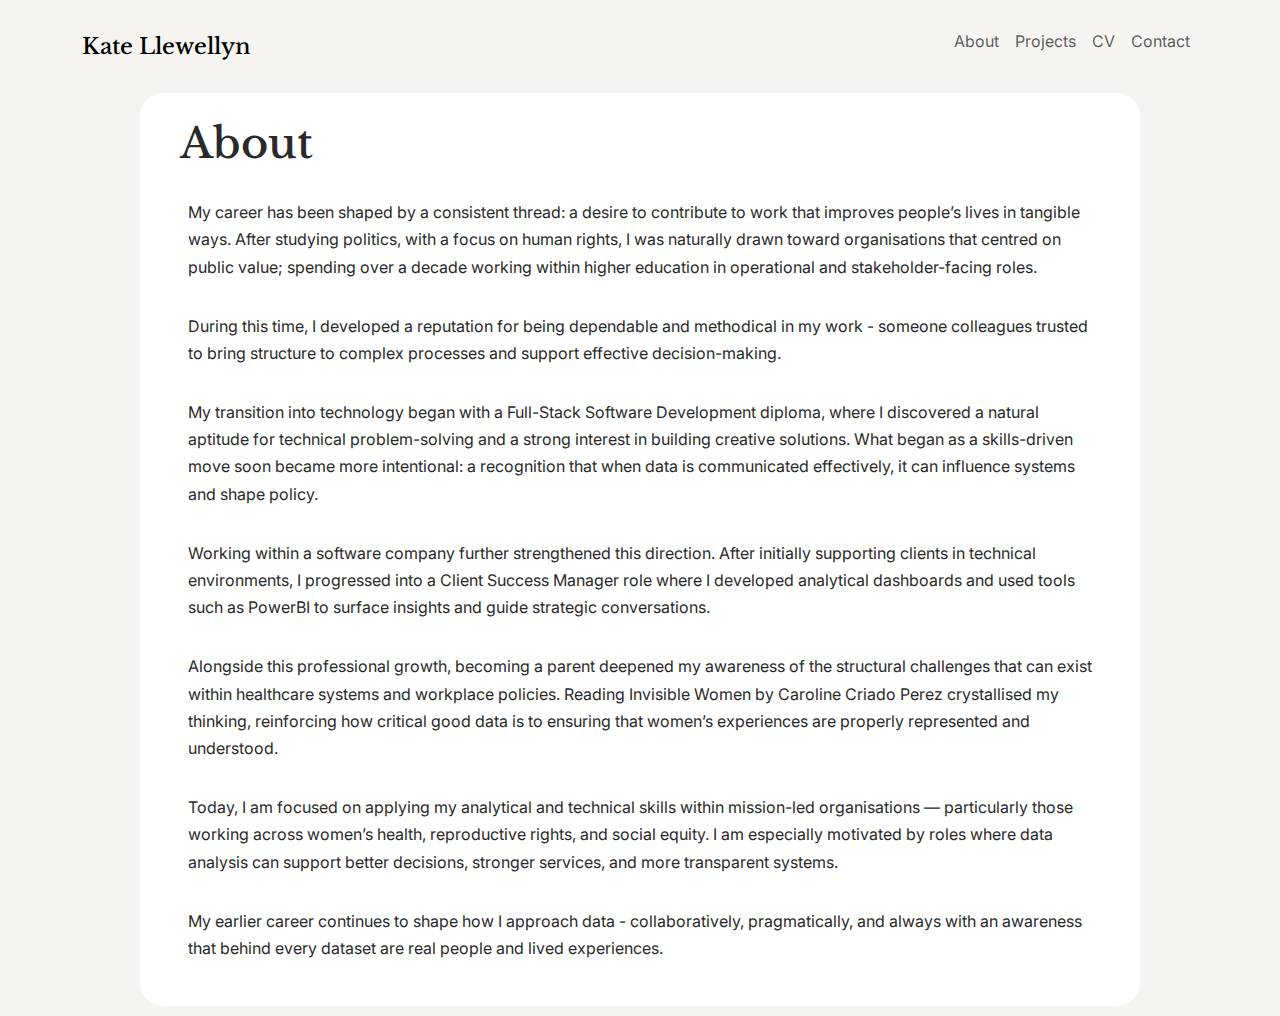
<file: about.html>
<!DOCTYPE html>
<html lang="en">
<head>

<meta charset="UTF-8">
<meta name="viewport" content="width=device-width, initial-scale=1.0">

<!-- Bootstrap -->
<link href="https://cdn.jsdelivr.net/npm/bootstrap@5.3.8/dist/css/bootstrap.min.css" rel="stylesheet">
<!-- Bootstrap Icons -->
<link href="https://cdn.jsdelivr.net/npm/bootstrap-icons@1.11.3/font/bootstrap-icons.css" rel="stylesheet">

<!-- Google Fonts -->
<link href="https://fonts.googleapis.com/css2?family=Libre+Baskerville:wght@400;700&family=Inter:wght@300;400;500&display=swap" rel="stylesheet">

<link rel="stylesheet" href="assets/css/style.css">

<title>KSL - About</title>

</head>

<body>

    <!-- NAVBAR -->

    <nav class="navbar navbar-expand-lg navbar-light">
        <div class="container">

            <a class="navbar-brand" href="index.html">Kate Llewellyn</a>

            <button class="navbar-toggler" type="button" data-bs-toggle="collapse" data-bs-target="#nav">
                <span class="navbar-toggler-icon"></span>
            </button>

            <div class="collapse navbar-collapse" id="nav">
                <ul class="navbar-nav ms-auto">
                    <li class="nav-item"><a class="nav-link" href="about.html">About</a></li>
                    <li class="nav-item"><a class="nav-link" href="projects.html">Projects</a></li>
                    <li class="nav-item"><a class="nav-link" href="#">CV</a></li>
                    <li class="nav-item"><a class="nav-link" href="contact.html">Contact</a></li>
                </ul>
            </div>

        </div>
    </nav>

    <div class="container">
        <div class="content-wrapper">
            <h1>About</h1>

            <p class="p-2">My career has been shaped by a consistent thread: a desire to contribute to work that improves people’s lives in tangible ways. After studying politics, with a focus on human rights, I was naturally drawn toward organisations that centred on public value; spending over a decade working within higher education in operational and stakeholder-facing roles.</p>

            <p class="p-2">During this time, I developed a reputation for being dependable and methodical in my work - someone colleagues trusted to bring structure to complex processes and support effective decision-making.</p>

            <p class="p-2">My transition into technology began with a Full-Stack Software Development diploma, where I discovered a natural aptitude for technical problem-solving and a strong interest in building creative solutions. What began as a skills-driven move soon became more intentional: a recognition that when data is communicated effectively, it can influence systems and shape policy.</p>

            <p class="p-2">Working within a software company further strengthened this direction. After initially supporting clients in technical environments, I progressed into a Client Success Manager role where I developed analytical dashboards and used tools such as PowerBI to surface insights and guide strategic conversations.</p>

            <p class="p-2">Alongside this professional growth, becoming a parent deepened my awareness of the structural challenges that can exist within healthcare systems and workplace policies. Reading Invisible Women by Caroline Criado Perez crystallised my thinking, reinforcing how critical good data is to ensuring that women’s experiences are properly represented and understood.</p>

            <p class="p-2">Today, I am focused on applying my analytical and technical skills within mission-led organisations — particularly those working across women’s health, reproductive rights, and social equity. I am especially motivated by roles where data analysis can support better decisions, stronger services, and more transparent systems.</p>

            <p class="p-2">My earlier career continues to shape how I approach data - collaboratively, pragmatically, and always with an awareness that behind every dataset are real people and lived experiences.</p>
        </div>
    </div>
    
</body>
</html>
</file>
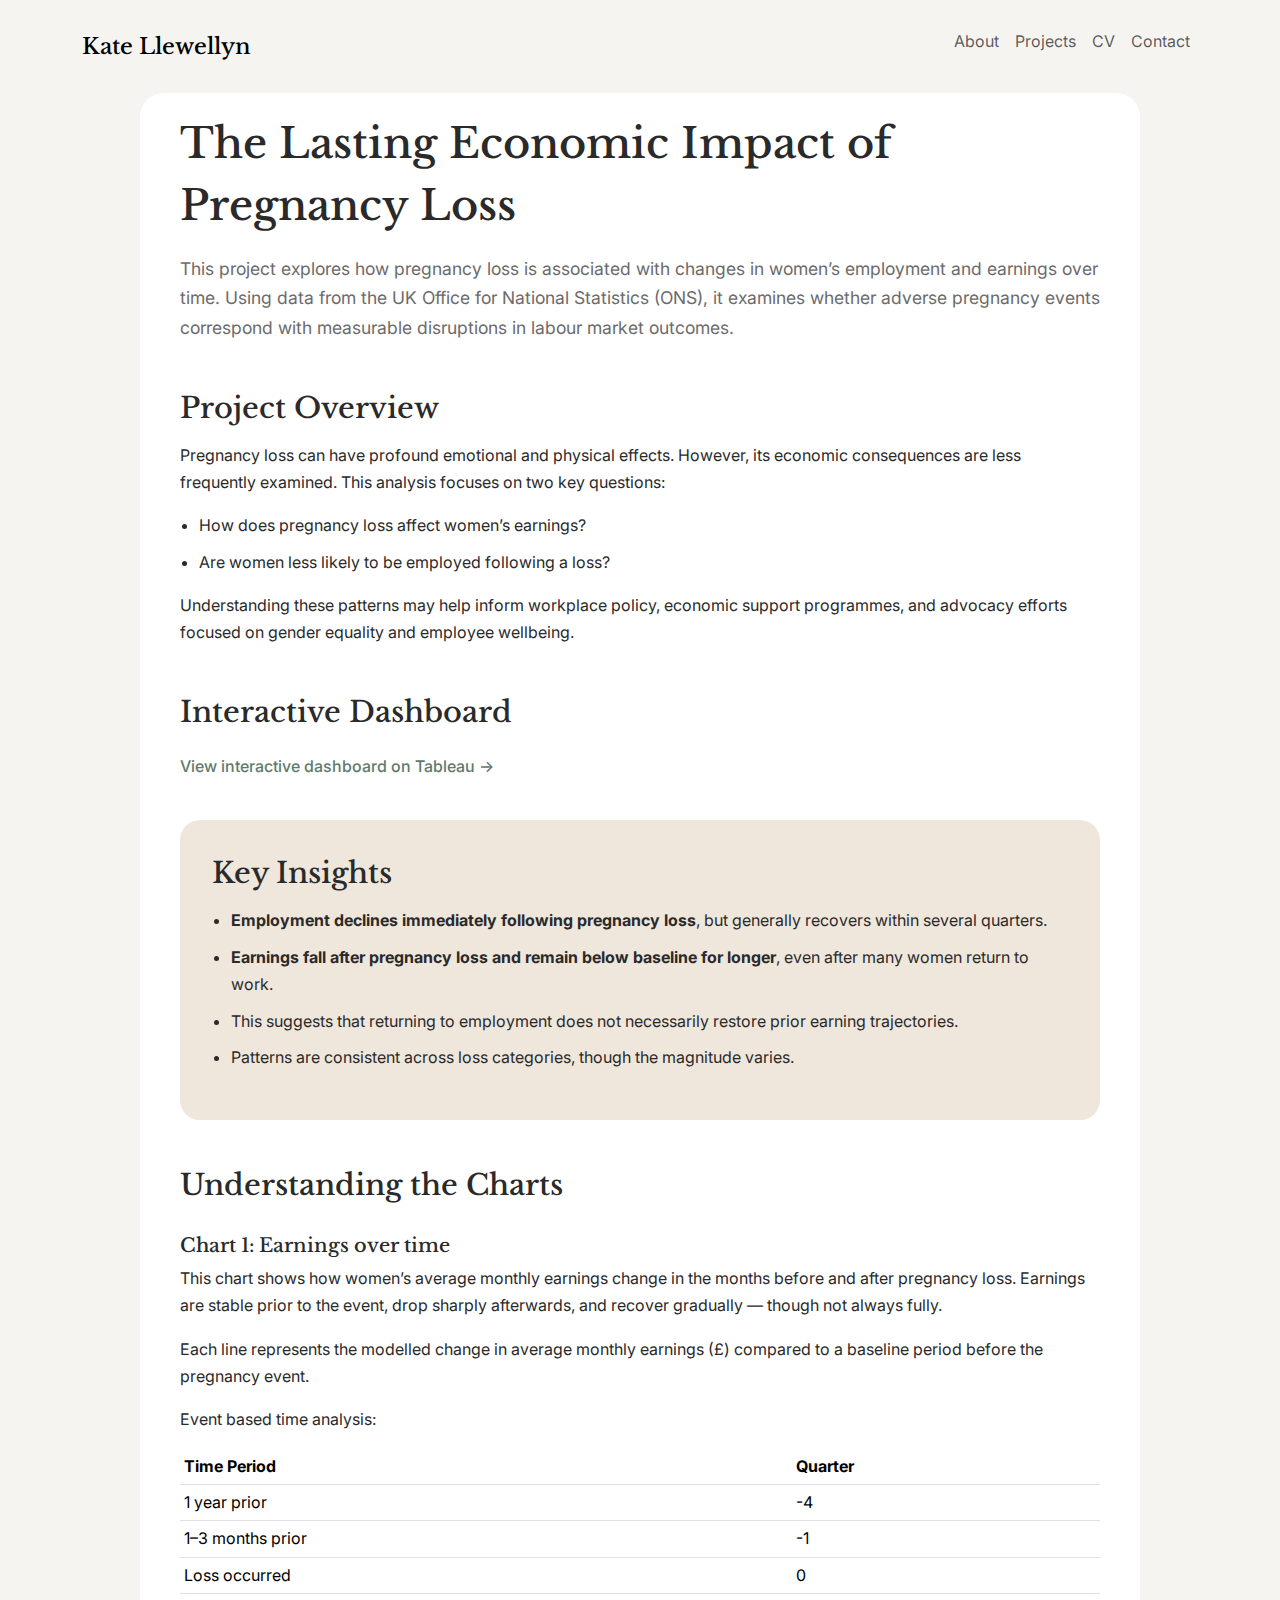
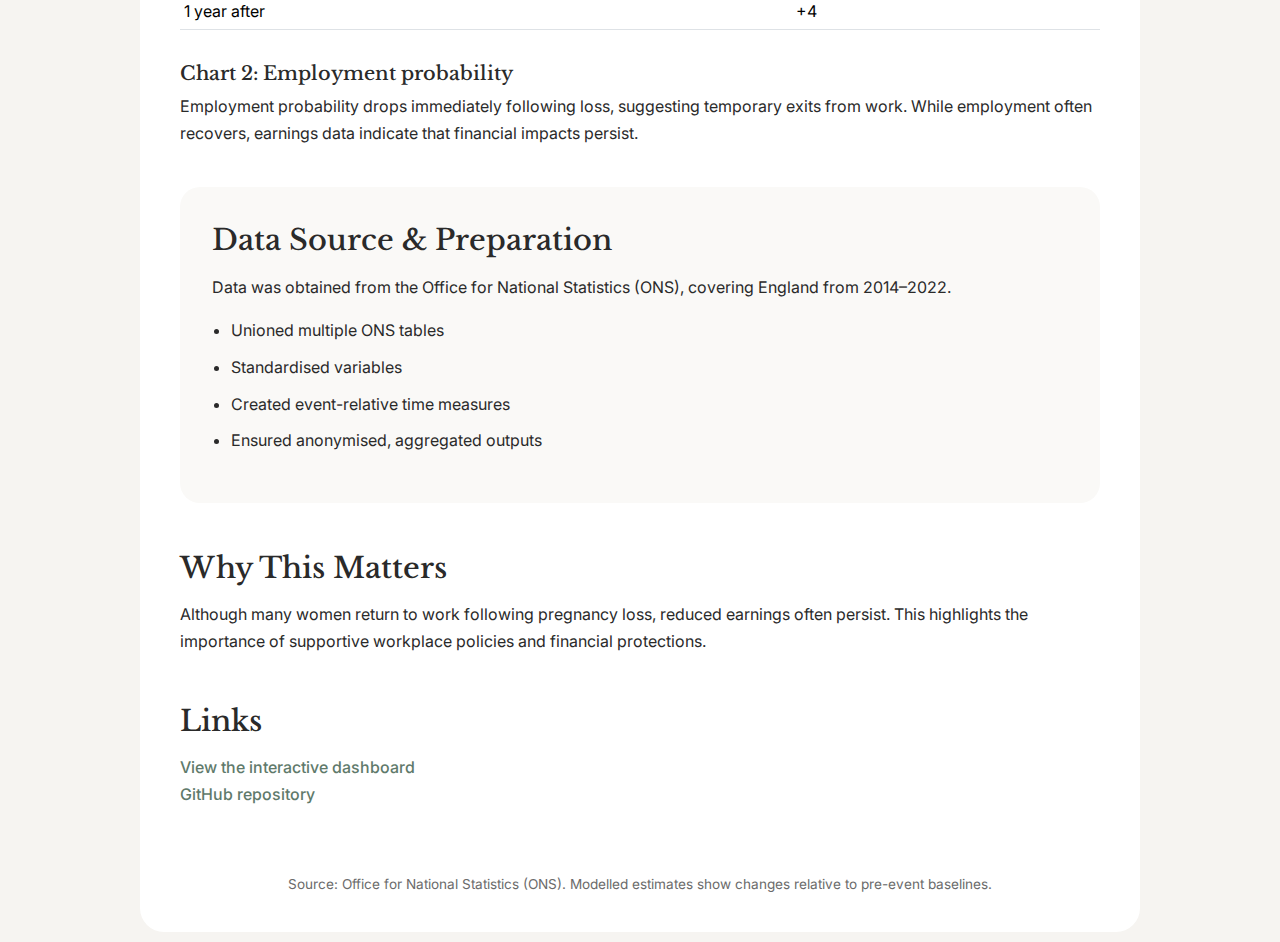
<file: pregnancyloss_project.html>
<!DOCTYPE html>
<html lang="en">
<head>
    <meta charset="UTF-8">
    <meta name="viewport" content="width=device-width, initial-scale=1.0">

    <!-- Bootstrap -->
    <link href="https://cdn.jsdelivr.net/npm/bootstrap@5.3.8/dist/css/bootstrap.min.css" rel="stylesheet">

    <!-- Google Fonts -->
    <link href="https://fonts.googleapis.com/css2?family=Libre+Baskerville:wght@400;700&family=Inter:wght@300;400;500&display=swap" rel="stylesheet">

    <!-- Stylesheet -->
    <link rel="stylesheet" href="assets/css/style.css">

    <title>The Lasting Economic Impact of Pregnancy Loss</title>
</head>

<body>

<!-- NAVBAR -->

<nav class="navbar navbar-expand-lg navbar-light">
    <div class="container">

        <a class="navbar-brand" href="index.html">Kate Llewellyn</a>

        <button class="navbar-toggler" type="button" data-bs-toggle="collapse" data-bs-target="#nav">
            <span class="navbar-toggler-icon"></span>
        </button>

        <div class="collapse navbar-collapse" id="nav">
            <ul class="navbar-nav ms-auto">
                <li class="nav-item"><a class="nav-link" href="about.html">About</a></li>
                <li class="nav-item"><a class="nav-link" href="projects.html">Projects</a></li>
                <li class="nav-item"><a class="nav-link" href="#">CV</a></li>
                <li class="nav-item"><a class="nav-link" href="contact.html">Contact</a></li>
            </ul>
        </div>

    </div>
</nav>

<main class="container">
    <div class="content-wrapper">

        <header class="page-header">
            <h1>The Lasting Economic Impact of Pregnancy Loss</h1>
            <p class="intro">
                This project explores how pregnancy loss is associated with changes in women’s employment and earnings over time.
                Using data from the UK Office for National Statistics (ONS), it examines whether adverse pregnancy events correspond
                with measurable disruptions in labour market outcomes.
            </p>
        </header>

        <section>
            <h2>Project Overview</h2>
            <p>
                Pregnancy loss can have profound emotional and physical effects. However, its economic consequences are less frequently examined.
                This analysis focuses on two key questions:
            </p>

            <ul>
                <li>How does pregnancy loss affect women’s earnings?</li>
                <li>Are women less likely to be employed following a loss?</li>
            </ul>

            <p>
                Understanding these patterns may help inform workplace policy, economic support programmes, and advocacy efforts
                focused on gender equality and employee wellbeing.
            </p>
        </section>

        <section class="viz-section">
            <h2>Interactive Dashboard</h2>

            <di class="tableau-wrapper">
                <div class='tableauPlaceholder' id='viz1770550577521'>
                    <noscript>
                        <a href='#'><img alt='Economic Consequences of Pregnancy Loss ' src='https:&#47;&#47;public.tableau.com&#47;static&#47;images&#47;Ec&#47;EconomicConsequencesofPregnancyLoss&#47;EconomicConsequencesofPregnancyLoss&#47;1_rss.png' style='border: none' /></a>
                    </noscript>
                    <object class='tableauViz'  style='display:none;'>
                        <param name='host_url' value='https%3A%2F%2Fpublic.tableau.com%2F' /> <param name='embed_code_version' value='3' /> <param name='site_root' value='' /><param name='name' value='EconomicConsequencesofPregnancyLoss&#47;EconomicConsequencesofPregnancyLoss' /><param name='tabs' value='no' /><param name='toolbar' value='yes' /><param name='static_image' value='https:&#47;&#47;public.tableau.com&#47;static&#47;images&#47;Ec&#47;EconomicConsequencesofPregnancyLoss&#47;EconomicConsequencesofPregnancyLoss&#47;1.png' /> <param name='animate_transition' value='yes' /><param name='display_static_image' value='yes' /><param name='display_spinner' value='yes' /><param name='display_overlay' value='yes' /><param name='display_count' value='yes' /><param name='language' value='en-GB' /><param name='filter' value='publish=yes' />
                    </object>
                </div>
            </di>

            <div class="tableau-mobile-link">
                <a href="https://public.tableau.com/app/profile/kate.llewellyn/viz/EconomicConsequencesofPregnancyLoss/EconomicConsequencesofPregnancyLoss" target="_blank">
                View interactive dashboard on Tableau →
                </a>
            </div>
        </section>

        <section class="highlight-box">
            <h2 class="mt-1">Key Insights</h2>
            <ul>
                <li><strong>Employment declines immediately following pregnancy loss</strong>, but generally recovers within several quarters.</li>
                <li><strong>Earnings fall after pregnancy loss and remain below baseline for longer</strong>, even after many women return to work.</li>
                <li>This suggests that returning to employment does not necessarily restore prior earning trajectories.</li>
                <li>Patterns are consistent across loss categories, though the magnitude varies.</li>
            </ul>
        </section>

        <section>
            <h2>Understanding the Charts</h2>

            <h3>Chart 1: Earnings over time</h3>
            <p>
                This chart shows how women’s average monthly earnings change in the months before and after pregnancy loss.
                Earnings are stable prior to the event, drop sharply afterwards, and recover gradually — though not always fully.
            </p>
            <p>Each line represents the modelled change in average monthly earnings (£) compared to a baseline period before the pregnancy event.</p>
            <p>Event based time analysis:</p>

            <table class="table table-sm">
                <thead>
                    <tr>
                        <th>Time Period</th>
                        <th>Quarter</th>
                    </tr>
                </thead>
                <tbody>
                    <tr><td>1 year prior</td><td>-4</td></tr>
                    <tr><td>1–3 months prior</td><td>-1</td></tr>
                    <tr><td>Loss occurred</td><td>0</td></tr>
                    <tr><td>1 year after</td><td>+4</td></tr>
                </tbody>
            </table>

            <h3>Chart 2: Employment probability</h3>
            <p>
                Employment probability drops immediately following loss, suggesting temporary exits from work.
                While employment often recovers, earnings data indicate that financial impacts persist.
            </p>
        </section>

        <section class="soft-section">
            <h2 class="mt-1">Data Source & Preparation</h2>
            <p>
                Data was obtained from the Office for National Statistics (ONS), covering England from 2014–2022.
            </p>
            <ul>
                <li>Unioned multiple ONS tables</li>
                <li>Standardised variables</li>
                <li>Created event-relative time measures</li>
                <li>Ensured anonymised, aggregated outputs</li>
            </ul>
        </section>

        <section>
            <h2>Why This Matters</h2>
            <p>
                Although many women return to work following pregnancy loss, reduced earnings often persist.
                This highlights the importance of supportive workplace policies and financial protections.
            </p>
        </section>

        <section>
            <h2>Links</h2>
            <p>
                <a href="https://public.tableau.com/views/EconomicConsequencesofPregnancyLoss/EconomicConsequencesofPregnancyLoss" target="_blank">
                    View the interactive dashboard
                </a><br>
                <a href="#" target="_blank">
                    GitHub repository
                </a>
            </p>
        </section>

        <footer>
            <p>
                Source: Office for National Statistics (ONS). Modelled estimates show changes relative to pre-event baselines.
            </p>
        </footer>
    </div>
</main>

<script type='text/javascript'>
    var divElement = document.getElementById('viz1770550577521');
    var vizElement = divElement.getElementsByTagName('object')[0];
    vizElement.style.width='100%';
    vizElement.style.height='880px';
    var scriptElement = document.createElement('script');
    scriptElement.src = 'https://public.tableau.com/javascripts/api/viz_v1.js';
    vizElement.parentNode.insertBefore(scriptElement, vizElement);
</script>

</body>
</html>
</file>
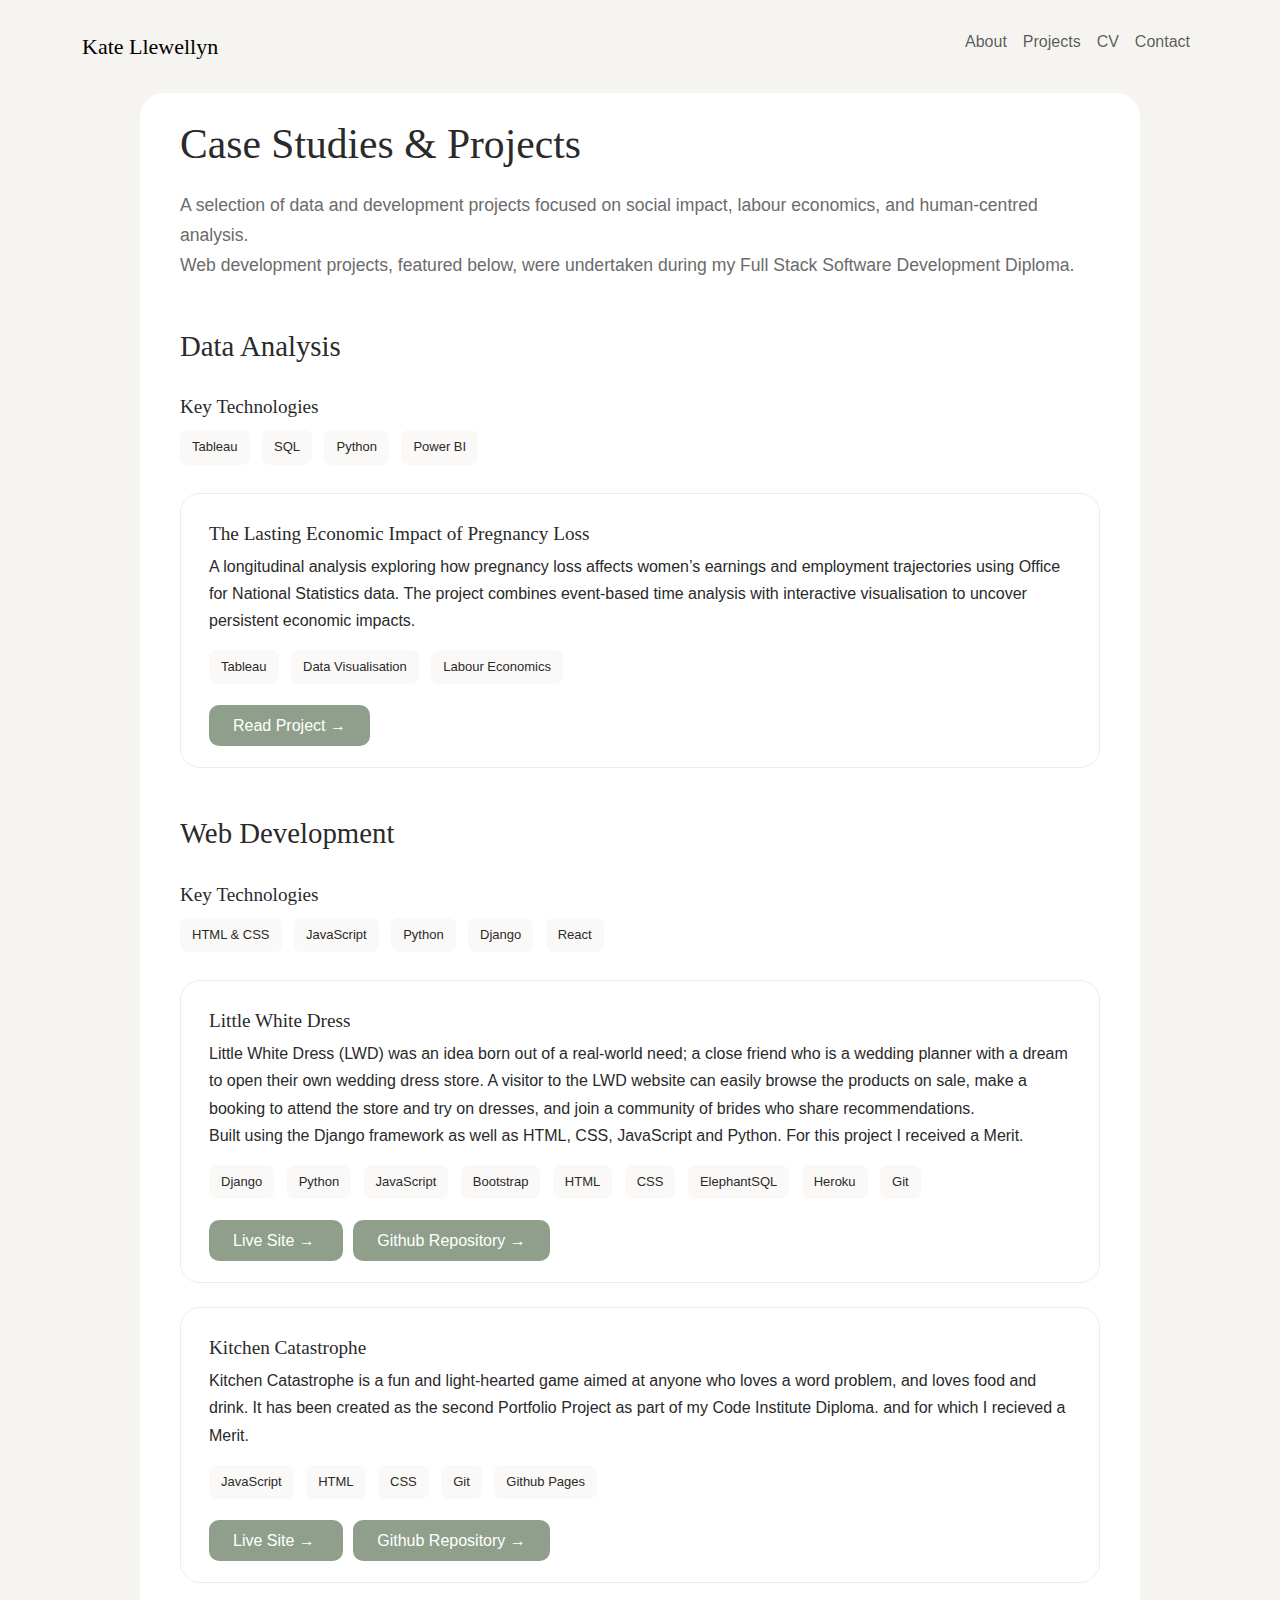
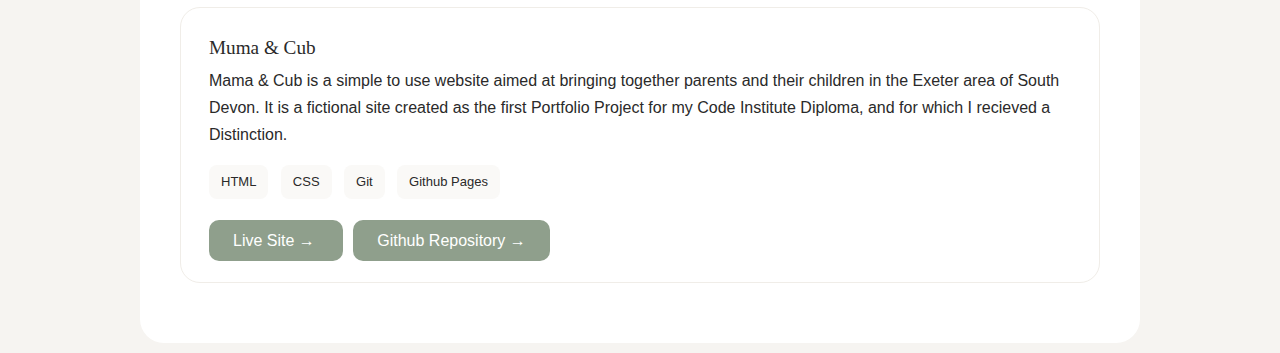
<file: projects.html>
<!DOCTYPE html>
<html lang="en">
<head>

<meta charset="UTF-8">
<meta name="viewport" content="width=device-width, initial-scale=1.0">

<!-- Bootstrap -->
<link href="https://cdn.jsdelivr.net/npm/bootstrap@5.3.8/dist/css/bootstrap.min.css" rel="stylesheet">
<!-- Bootstrap Icons -->
<link href="https://cdn.jsdelivr.net/npm/bootstrap-icons@1.11.3/font/bootstrap-icons.css" rel="stylesheet">

<link rel="stylesheet" href="assets/css/style.css">

<title>KSL - Case Studies</title>

</head>

<body>

<!-- NAVBAR -->

<nav class="navbar navbar-expand-lg navbar-light">
    <div class="container">

        <a class="navbar-brand" href="index.html">Kate Llewellyn</a>

        <button class="navbar-toggler" type="button" data-bs-toggle="collapse" data-bs-target="#nav">
            <span class="navbar-toggler-icon"></span>
        </button>

        <div class="collapse navbar-collapse" id="nav">
            <ul class="navbar-nav ms-auto">
                <li class="nav-item"><a class="nav-link" href="about.html">About</a></li>
                <li class="nav-item"><a class="nav-link" href="projects.html">Projects</a></li>
                <li class="nav-item"><a class="nav-link" href="#">CV</a></li>
                <li class="nav-item"><a class="nav-link" href="contact.html">Contact</a></li>
            </ul>
        </div>

    </div>
</nav>

<div class="container">
    <div class="content-wrapper">

        <h1>Case Studies & Projects</h1>

        <p class="intro">
            A selection of data and development projects focused on social impact, labour economics,
            and human-centred analysis.
            <br>
            Web development projects, featured below, were undertaken during my Full Stack Software Development Diploma.
        </p>


        <!-- DATA PROJECTS -->

        <section>

            <h2>Data Analysis</h2>

            <h3>Key Technologies</h3>
            <div class="tool-row">
                <span class="tool-chip">Tableau</span>
                <span class="tool-chip">SQL</span>
                <span class="tool-chip">Python</span>
                <span class="tool-chip">Power BI</span>
            </div>


            <!-- PROJECT CARD -->

            <div class="project-card">

                <div class="project-content">

                    <h3>The Lasting Economic Impact of Pregnancy Loss</h3>

                    <p>
                        A longitudinal analysis exploring how pregnancy loss affects women’s earnings
                        and employment trajectories using Office for National Statistics data.
                        The project combines event-based time analysis with interactive
                        visualisation to uncover persistent economic impacts.
                    </p>

                    <div class="tool-row">
                        <span class="tool-chip">Tableau</span>
                        <span class="tool-chip">Data Visualisation</span>
                        <span class="tool-chip">Labour Economics</span>
                    </div>

                    <a href="pregnancyloss_project.html" class="btn-main">
                        Read Project →
                    </a>

                </div>

            </div>

        </section>



        <!-- WEB PROJECTS -->

        <section>

            <h2>Web Development</h2>

            <h3>Key Technologies</h3>
            <div class="tool-row">
                <span class="tool-chip">HTML & CSS</span>
                <span class="tool-chip">JavaScript</span>
                <span class="tool-chip">Python</span>
                <span class="tool-chip">Django</span>
                <span class="tool-chip">React</span>
            </div>

            <!-- Future cards go here -->
            
            <!-- Little White Dress -->
            <div class="project-card">
                <div class="project-content">
                    <h3>Little White Dress</h3>

                    <p>
                        Little White Dress (LWD) was an idea born out of a real-world need; a close friend who is a wedding planner with a dream to open their own wedding dress store. A visitor to the LWD website can easily browse the products on sale, make a booking to attend the store and try on dresses, and join a community of brides who share recommendations.
                        <br>
                        Built using the Django framework as well as HTML, CSS, JavaScript and Python. For this project I received a Merit.
                    </p>

                    <div class="tool-row">
                        <span class="tool-chip">Django</span>
                        <span class="tool-chip">Python</span>
                        <span class="tool-chip">JavaScript</span>
                        <span class="tool-chip">Bootstrap</span>
                        <span class="tool-chip">HTML</span>
                        <span class="tool-chip">CSS</span>
                        <span class="tool-chip">ElephantSQL</span>
                        <span class="tool-chip">Heroku</span>
                        <span class="tool-chip">Git</span>
                    </div>

                    <a href="https://little-white-dress-ad94e830edef.herokuapp.com/" target="_blank" class="btn-main">
                        Live Site →
                    </a>
                    <a href="https://github.com/llewellynksj/little-white-dress" target="_blank" class="btn-main">
                        Github Repository →
                    </a>
                </div>
            </div>

            <!-- Kitchen Catastrophe -->
            <div class="project-card">
                <div class="project-content">
                    <h3>Kitchen Catastrophe</h3>

                    <p>
                        Kitchen Catastrophe is a fun and light-hearted game aimed at anyone who loves a word problem, and loves food and drink.
                        It has been created as the second Portfolio Project as part of my Code Institute Diploma. and for which I recieved a Merit.
                    </p>

                    <div class="tool-row">
                        <span class="tool-chip">JavaScript</span>
                        <span class="tool-chip">HTML</span>
                        <span class="tool-chip">CSS</span>
                        <span class="tool-chip">Git</span>
                        <span class="tool-chip">Github Pages</span>
                    </div>

                    <a href="https://llewellynksj.github.io/kitchen-catastrophe" target="_blank" class="btn-main">
                        Live Site →
                    </a>
                    <a href="https://github.com/llewellynksj/kitchen-catastrophe?tab=readme-ov-file" target="_blank" class="btn-main">
                        Github Repository →
                    </a>
                </div>
            </div>

            <!-- Muma & Cub -->
            <div class="project-card">
                <div class="project-content">
                    <h3>Muma & Cub</h3>

                    <p>
                        Mama & Cub is a simple to use website aimed at bringing together parents and their children in the Exeter area of South Devon.
                        It is a fictional site created as the first Portfolio Project for my Code Institute Diploma, and for which I recieved a Distinction.
                    </p>

                    <div class="tool-row">
                        <span class="tool-chip">HTML</span>
                        <span class="tool-chip">CSS</span>
                        <span class="tool-chip">Git</span>
                        <span class="tool-chip">Github Pages</span>
                    </div>

                    <a href="https://llewellynksj.github.io/muma-and-cub" target="_blank" class="btn-main">
                        Live Site →
                    </a>
                    <a href="https://github.com/llewellynksj/muma-and-cub?tab=readme-ov-file" target="_blank" class="btn-main">
                        Github Repository →
                    </a>
                </div>
            </div>

            

        </section>

    </div>
</div>

</body>
</html>
</file>
<file: assets/css/style.css>
/* Base reset */
* {
    box-sizing: border-box;
}

/* Colour palette */
:root {
    --ink: #2a2a2a;
    --muted: #6b6b6b;
    --warm-bg: #f6f4f1;
    --accent: #8f9f8c;
    --highlight: #efe6dc;
}

/* Body */
body {
    font-family: "Inter", sans-serif;
    background-color: var(--warm-bg);
    color: var(--ink);
    line-height: 1.7;
}

/* LANDING PAGE */

.hero-wrapper{
    max-width:1000px;
    margin:10px auto;
    padding:20px 40px;
    background:white;
    border-radius:24px;
}

.navbar{
    padding: 20px 40px 10px 40px;
}

.navbar-brand{
    font-family:"Libre Baskerville", serif;
    font-size:22px;
}

.profile-img{
    width:200px;
    height:200px;
    object-fit:cover;
    border-radius:50%;
    margin-bottom:16px;
}

.name{
    font-family:"Libre Baskerville", serif;
    font-size:26px;
    margin-top:8px;
}

.title{
    color:var(--muted);
    font-size:15px;
    max-width:260px;
    margin:8px auto 18px auto;
}

.social-links a{
    margin:0 8px;
}

.hero-text{
    font-family:"Libre Baskerville", serif;
    font-size:18px;
    line-height:1.6;
    margin-bottom:28px;
}

.btn-main{
    background:var(--accent);
    color: white;
    padding:12px 24px;
    border-radius:10px;
    text-decoration:none;
    margin-right:10px;
}

.btn-main:hover{
    background: var(--highlight);
    color: #657562;
    /* border: 2px solid var(--accent); */
    text-decoration: none;
}

.btn-secondary{
    background:var(--highlight);
    color: #657562;
    padding:12px 24px;
    border-radius:10px;
    text-decoration:none;
}

.btn-secondary:hover {
    background: var(--accent);
    color: white;
    text-decoration: none;
}
/* Skills */

.skills-box{
    margin-top: 20px;
}

.skills-box h3{
    font-family:"Libre Baskerville", serif;
    margin-bottom:14px;
}

.skills-list span{
    display:inline-block;
    background:#faf9f7;
    padding:8px 14px;
    border-radius:10px;
    margin:5px;
    font-size:13px;
}
/* PROJECT PAGE */

.tool-row{
    margin-top:12px;
    margin-bottom:28px;
}

.tool-chip{
    display:inline-block;
    background:#faf9f7;
    padding:6px 12px;
    border-radius:8px;
    margin-right:8px;
    font-size:13px;
}

.project-card{
    background:#ffffff;
    border-radius:20px;
    padding:28px;
    margin-top:24px;
    margin-bottom:24px;
    border:1px solid #f0ede8;
    transition:transform 0.2s ease, box-shadow 0.2s ease;
}

.project-card:hover{
    transform:translateY(-4px);
    box-shadow:0 10px 24px rgba(0,0,0,0.04);
}

.project-content h3{
    margin-top:0px;
}

/* PROJECT REPORTS */

/* Layout */
.content-wrapper {
    max-width: 1000px;
    margin:10px auto;
    padding:20px 40px;
    background: white;
    border-radius: 24px;
}

/* Headings */
h1, h2, h3 {
    font-family: "Libre Baskerville", serif;
}

h1 {
    font-size: 41.6px;
    margin-bottom: 16px;
    line-height: 1.5;
}

h2 {
    margin-top: 48px;
    margin-bottom: 16px;
    font-size: 28.8px;
}

h3 {
    margin-top: 32px;
    font-size: 19.2px;
}

.intro {
    font-size: 17.6px;
    color: var(--muted);
}

section {
    margin-bottom: 40px;
}

.highlight-box {
    background: var(--highlight);
    padding: 32px;
    border-radius: 20px;
}

.soft-section {
    background: #faf9f7;
    padding: 32px;
    border-radius: 20px;
}

ul {
    padding-left: 19.2px;
}

li {
    margin-bottom: 9.6px;
}

table {
    margin-top: 16px;
}

a {
    color: #5f7a6b;
    text-decoration: none;
    font-weight: 500;
}

a:hover {
    text-decoration: underline;
}

/* Footer */
footer {
    margin-top: 64px;
    font-size: 13.6px;
    color: var(--muted);
    text-align: center;
}

/* Tableau */
.tableauPlaceholder {
    margin-top: 24px;
}
</file>
